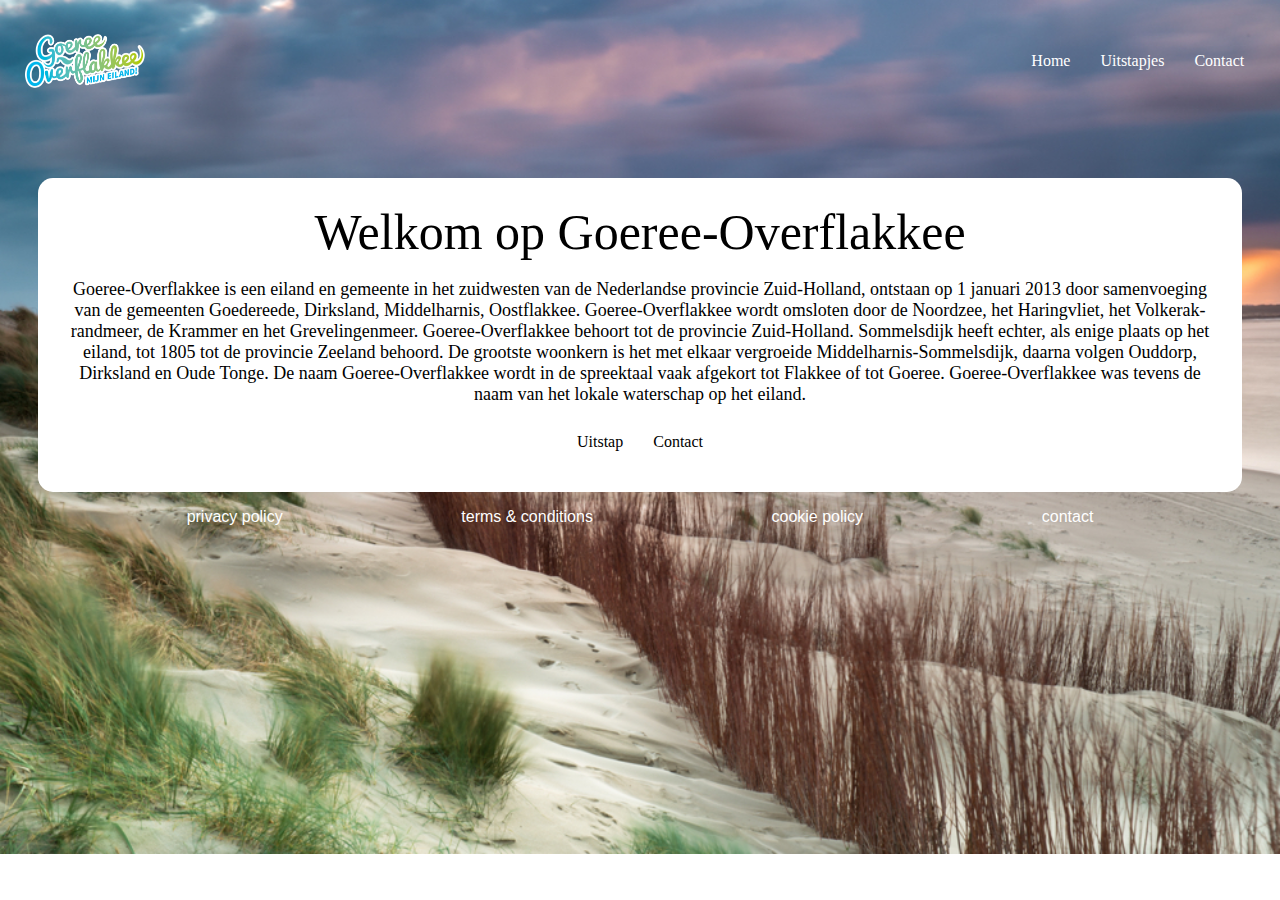
<file: index.html>
<!DOCTYPE html>
<html lang="en">

<head>
  <meta charset="UTF-8">
  <meta name="viewport"
      content="width=device-width, user-scalable=no, initial-scale=1.0, maximum-scale=1.0, minimum-scale=1.0">
  <meta http-equiv="X-UA-Compatible" content="ie=edge">
  <link rel="stylesheet" href="./css/style.css">
</head>


<body>
    
    <nav class="navbar">
      <a href="index.html" class="logo">
        <img src="./foto/logo.webp" alt="deze logo">
      </a>
     <ul class="nav-links">
        <div class="nav-item"><a href="index.html">Home</a></div>
        <div class="nav-item"><a href="producten.html">Uitstapjes</a></div>
        <div class="nav-item"><a href="contact.html">Contact</a></div>
      </ul>
    </nav>


    <main>

          <header>
            <div class="header-content">
                <div class="header-content-inner">
                    <h1>Welkom op Goeree-Overflakkee</h1>
                    <p>Goeree-Overflakkee is een eiland en gemeente in het zuidwesten van de Nederlandse provincie Zuid-Holland, ontstaan op 1 januari 2013 door samenvoeging van de gemeenten Goedereede, Dirksland, Middelharnis, Oostflakkee.
                      Goeree-Overflakkee wordt omsloten door de Noordzee, het Haringvliet, het Volkerak-randmeer, de Krammer en het Grevelingenmeer.
                       Goeree-Overflakkee behoort tot de provincie Zuid-Holland. Sommelsdijk heeft echter, als enige plaats op het eiland, tot 1805 tot de provincie Zeeland behoord. De grootste woonkern is het met elkaar vergroeide Middelharnis-Sommelsdijk, daarna volgen Ouddorp, Dirksland en Oude Tonge.
                        De naam Goeree-Overflakkee wordt in de spreektaal vaak afgekort tot Flakkee of tot Goeree.
                       Goeree-Overflakkee was tevens de naam van het lokale waterschap op het eiland.</p>
                  <div class="container">
                        <div class="button-container">
                       <li class="header-btn"><a href="producten.html">Uitstap</a></li>
                   <li class="header-btn"> <a href="contact.html">Contact</a> </li>
                </div>
            </div>
            </div>
            </div>
        </header>
          </main>

          <footer><section class="section1"><p>privacy policy</p> <p>terms & conditions</p> <p>cookie policy</p> <p>contact</p></section></footer>
</body>
</html>
</file>
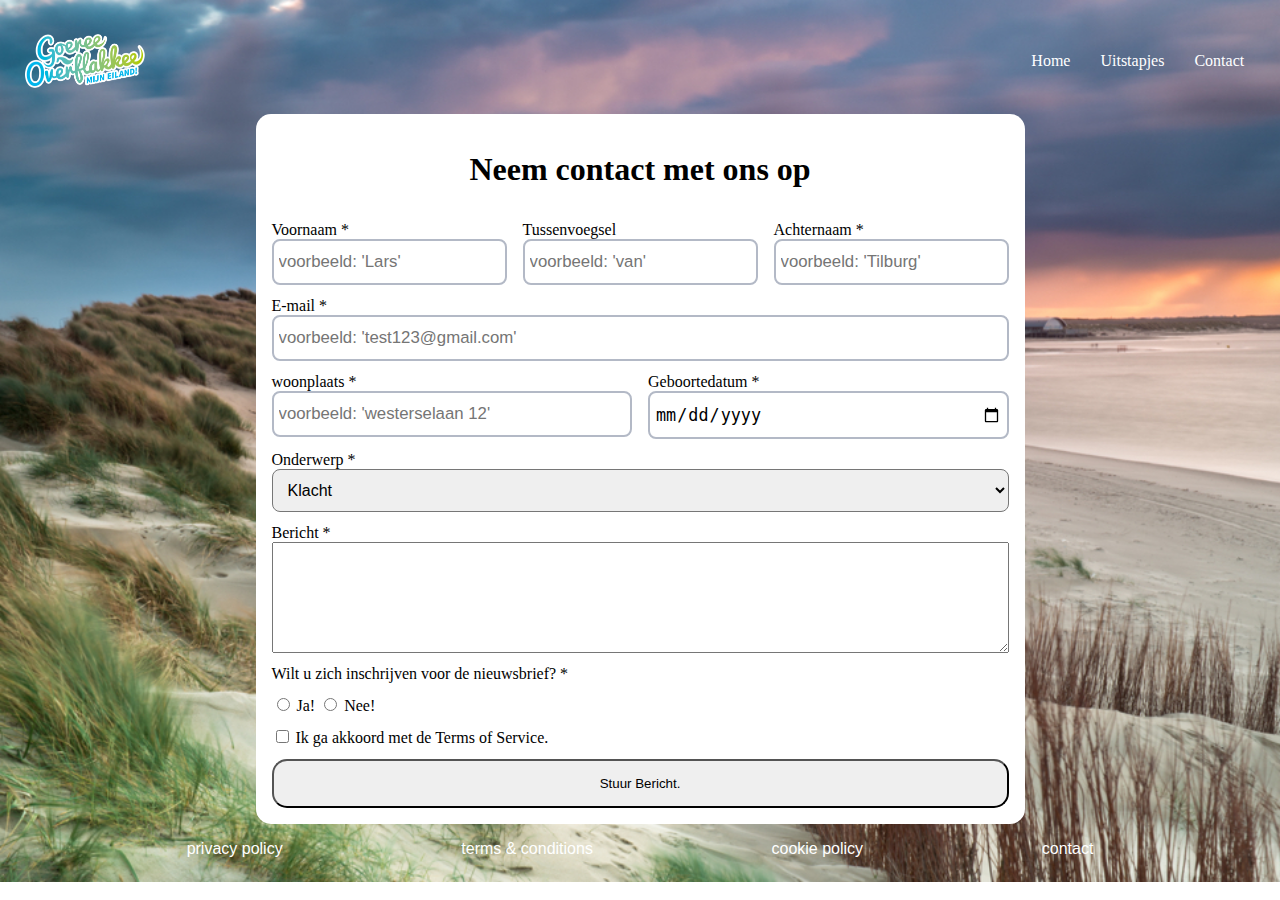
<file: contact.html>
<!DOCTYPE html>
<html lang="en">

<head>
  <meta charset="UTF-8">
  <meta name="viewport"
      content="width=device-width, user-scalable=no, initial-scale=1.0, maximum-scale=1.0, minimum-scale=1.0">
  <meta http-equiv="X-UA-Compatible" content="ie=edge">
  <link rel="stylesheet" href="./css/style.css">
</head>


<body>

    <nav class="navbar">
        <a href="index.html" class="logo">
          <img src="./foto/logo.webp" alt="deze logo">
        </a>
    <ul class="nav-links">
        <div class="nav-item"><a href="index.html">Home</a></div>
        <div class="nav-item"><a href="producten.html">Uitstapjes</a></div>
        <div class="nav-item"><a href="contact.html">Contact</a></div>
      </ul>
      </nav>

      <form class="myForm">

        <div class="column">
        <section class="myform">
          <h1>Neem contact met ons op</h1>
            <div class="formfield">
              <div class="formfieldrow">
                <label for="voornaam">Voornaam *</label>
                <input type="text" name="voornaam" id="voornaam" placeholder="voorbeeld: 'Lars'" required="">
              </div>
              <div class="formfieldrow">
                <label for="Tussenvoegsel">Tussenvoegsel</label>
                <input type="text" name="tussenvoegsel" id="tussenvoegsel" placeholder="voorbeeld: 'van'">
              </div>
              <div class="formfieldrow">
                <label for="Achternaam">Achternaam *</label>
                <input type="text" name="achternaam" id="achternaam" placeholder="voorbeeld: 'Tilburg'" required="">
              </div>
            </div>
            <div class="formfieldrow">
              <label for="email">E-mail *</label>
              <input type="email" name="email" id="email" placeholder="voorbeeld: 'test123@gmail.com'" required="">
            </div>
            <div class="formfield">
            <div class="formfieldrow">
              <label for="woonplaats">woonplaats *</label>
              <input type="text" name="woonplaats" id="woonplaats" placeholder="voorbeeld: 'westerselaan 12'" required="">
            </div>
              <div class="formfieldrow">
                <label for="birthdate">Geboortedatum *</label>
                <input type="date" name="Geboortedatum" id="Geboortedatum" required="">
              </div>
            </div>
            
            <div class="formfieldrow">
              <label for="onderwerp">Onderwerp *</label>
                <select id="Onderwerp" name="Onderwerp" required="">
                  <option value="" disabled="">Kies uw onderwerp</option>
                  <option value="1">Klacht</option>
                  <option value="2">Opmerking</option>
                  <option value="0">Review</option>
                </select>
            </div>
            <div class="formfieldrow">
                <label for="Bericht">Bericht *</label>
                <textarea name="message" rows="7" required=""></textarea>
            </div>
            <label for="nieuwsbrief">Wilt u zich inschrijven voor de nieuwsbrief? *</label>
            <div class="nieuwsbrief">
                <input type="radio" id="ja" name="nieuwsbrief" value="1" required="">
                <label for="yes">Ja!</label>
                <input type="radio" id="nee" name="nieuwsbrief" value="2" required="">
                <label for="no">Nee!</label>
            </div>
            <div>
                <input type="checkbox" id="akkoord" name="akkoord" value="akkoord" required="">
                <label for="akkoord">Ik ga akkoord met de Terms of Service.</label>
            </div>
            <button type="submit">Stuur Bericht.</button>
        

        </section>
      </div>

   </form>


      


                <footer><section class="section1"><p>privacy policy</p> <p>terms & conditions</p> <p>cookie policy</p> <p>contact</p></section></footer>
</body>


</html>
</file>
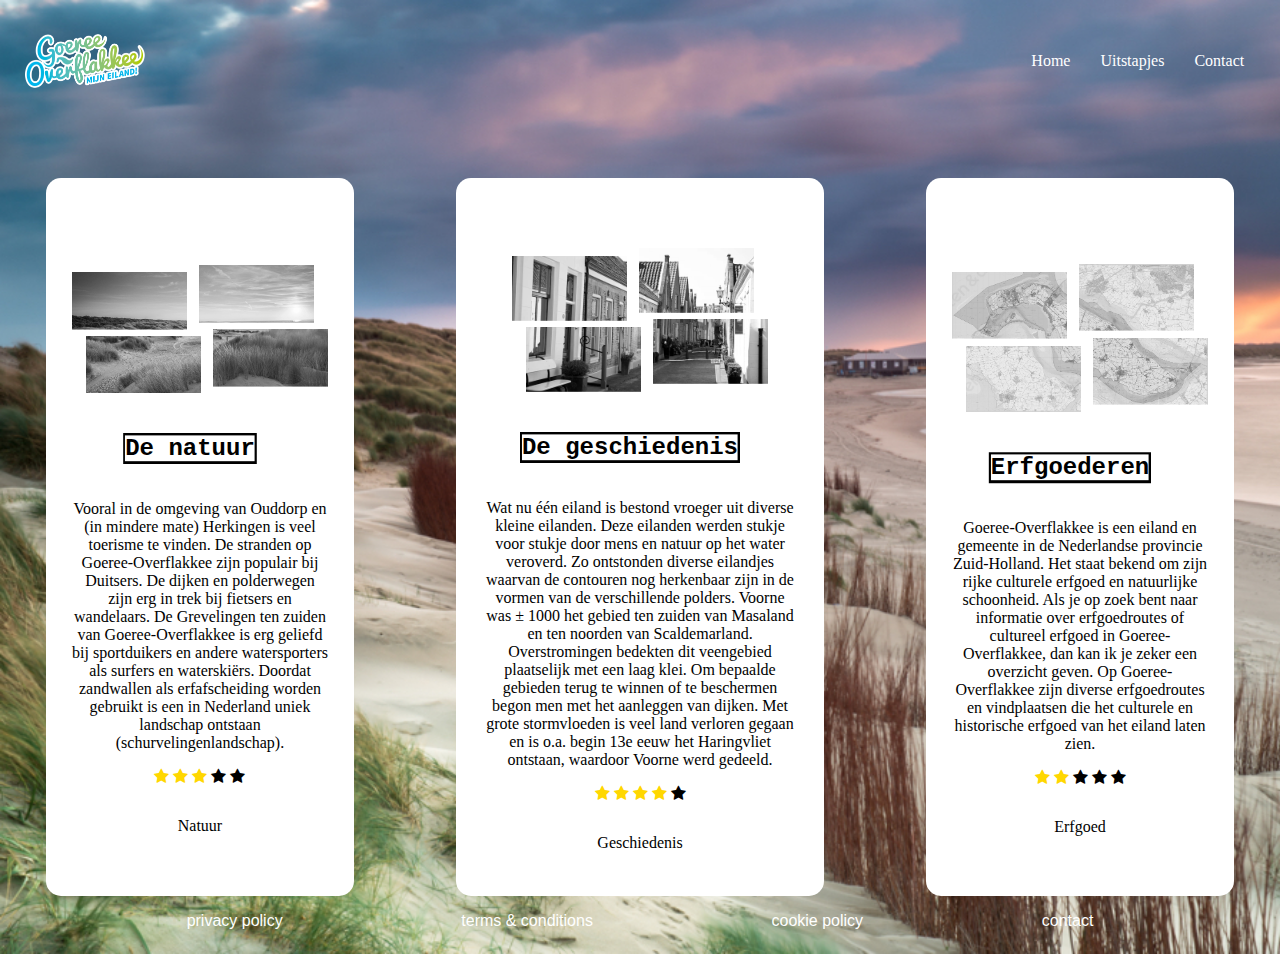
<file: producten.html>
<!DOCTYPE html>
<html lang="en">

<head>
  <meta charset="UTF-8">
  <meta name="viewport"
      content="width=device-width, user-scalable=no, initial-scale=1.0, maximum-scale=1.0, minimum-scale=1.0">
  <meta http-equiv="X-UA-Compatible" content="ie=edge">
  <link rel="stylesheet" href="./css/styleproduct.css">
  <link rel="stylesheet" href="https://cdnjs.cloudflare.com/ajax/libs/font-awesome/4.7.0/css/font-awesome.min.css">
</head>


<body>

    <nav class="navbar">
        <a href="index.html" class="logo">
          <img src="./foto/logo.webp" alt="deze logo">
        </a>
       <ul class="nav-links">
        <div class="nav-item"><a href="index.html">Home</a></div>
        <div class="nav-item"><a href="producten.html">Uitstapjes</a></div>
        <div class="nav-item"><a href="contact.html">Contact</a></div>
      </ul>
      </nav>


<main>

  <section class="producten">
      <div class="producten-content">
        <div class="producten-foto">
          <img src="./foto/GO-pro2.webp" alt="natuur">
        </div>
          <h2 class="hover-1">De natuur</h2>
         <p>Vooral in de omgeving van Ouddorp en (in mindere mate) Herkingen is veel toerisme te vinden. De stranden op Goeree-Overflakkee zijn populair bij Duitsers. De dijken en polderwegen zijn erg in trek bij fietsers en wandelaars. De Grevelingen ten zuiden van Goeree-Overflakkee is erg geliefd bij sportduikers en andere watersporters als surfers en waterskiërs.
              Doordat zandwallen als erfafscheiding worden gebruikt is een in Nederland uniek landschap ontstaan (schurvelingenlandschap).
            </p>

            <div class="ster">
            <span class="fa fa-star checked"></span>
            <span class="fa fa-star checked"></span>
            <span class="fa fa-star checked"></span>
            <span class="fa fa-star"></span>
            <span class="fa fa-star"></span>
            </div>

             <ul class="producten-links">
             <li class="producten-btn"><a href="#">Natuur</a></li>
        </ul>
      </div>
  </section>

  <section class="producten">
    <div class="producten-content">
      <div class="producten-foto">
        <img src="./foto/GO-pro3.webp" alt="geschiedenis">
      </div>
        <h2 class="hover-1">De geschiedenis</h2>
     <p>Wat nu één eiland is bestond vroeger uit diverse kleine eilanden. Deze eilanden werden stukje voor stukje door mens en natuur op het water veroverd.
           Zo ontstonden diverse eilandjes waarvan de contouren nog herkenbaar zijn in de vormen van de verschillende polders.
          Voorne was ± 1000 het gebied ten zuiden van Masaland en ten noorden van Scaldemarland. Overstromingen bedekten dit veengebied plaatselijk met een laag klei.
           Om bepaalde gebieden terug te winnen of te beschermen begon men met het aanleggen van dijken. Met grote stormvloeden is veel land verloren gegaan en is o.a. begin 13e eeuw het Haringvliet ontstaan, waardoor Voorne werd gedeeld.</p>

           <div class="ster">
           <span class="fa fa-star checked"></span>
              <span class="fa fa-star checked"></span>
              <span class="fa fa-star checked"></span>
              <span class="fa fa-star checked"></span>
              <span class="fa fa-star"></span>
           </div>
              
           <ul class="producten-links">
            <li class="producten-btn"><a href="#">Geschiedenis</a></li>
      </ul>
    </div>
</section>


<section class="producten">
  <div class="producten-content">
    <div class="producten-foto">
      <img src="./foto/GO-pro1.webp" alt="Erfgoed">
    </div>
    <h2 class="hover-1">Erfgoederen</h2>
     <p>Goeree-Overflakkee is een eiland en gemeente in de Nederlandse provincie Zuid-Holland.
         Het staat bekend om zijn rijke culturele erfgoed en natuurlijke schoonheid.
          Als je op zoek bent naar informatie over erfgoedroutes of cultureel erfgoed in Goeree-Overflakkee, dan kan ik je zeker een overzicht geven.
          Op Goeree-Overflakkee zijn diverse erfgoedroutes en vindplaatsen die het culturele en historische erfgoed van het eiland laten zien.</p>
      
      <div class="ster">
      <span class="fa fa-star checked"></span>
        <span class="fa fa-star checked"></span>
        <span class="fa fa-star"></span>
        <span class="fa fa-star"></span>
        <span class="fa fa-star"></span>
      </div>

      <ul class="producten-links">
        <li class="producten-btn"><a href="#">Erfgoed</a></li>
    </ul>
  </div>
</section>

</main>

<footer><section class="section1"><p>privacy policy</p> <p>terms & conditions</p> <p>cookie policy</p> <p>contact</p></section></footer>
</file>
<file: css/style.css>
nav {
    display: flex;
    justify-content: space-between;
    align-items: center;
    padding: 1vw;
  }
  
  .logo {
    display: flex;
  }
  
  .nav-links {
    list-style: none;
    display: flex;
  }
  
  .nav-item a {
    display: flex;
    padding: 15px 15px;
    text-decoration: none;
    color: white;
  }
  
  .nav-item:hover {
    color: black;
    background-color: white;
    border-radius: 15px;
  }
  
  .nav-item:hover a {
    color: black;
  }
  
  .logo img {
    width: 10vw;
    vertical-align: middle;
  }

body{
    background-image:url(../foto/background.webp);
    background-repeat: no-repeat;
    background-size: cover;
}

  header {
    margin-top: 5vw;
    display: flex;
    align-items: center;
    justify-content: center;
    gap: 5vw;
}

header .header-content {
  width: 90vw;
  display: flex;
  align-items: center;
  min-height: auto;
  text-align: center;
  background-color: white;
  padding: 2vw;
  border-radius: 15px;
  justify-content: center;
  gap: 5vw;
}

header .header-content .header-content-inner h1 {
  margin-top: 0;
  margin-bottom: 1vw;
  font-size: 3.125rem;
  font-weight: 300;
}

header .header-content .header-content-inner p {
  margin-bottom: 1vw;
  font-size: 1.125rem;
  font-weight: 400;
  color: black;
}

ul{
  padding: 0;
}

.header-links {
  list-style: none;
  display: flex;
  justify-content: center;
  align-content: center;
}

.header-btn {
  display: flex;
  justify-content: center;
 align-content: center;
}

.header-btn a {
  display: flex;
  justify-content: center;
  padding: 15px 15px;
  text-decoration: none;
  color: black;
}

.header-btn:hover {
  color: white;
  background-color: black;
  border-radius: 15px;
}

.header-btn:hover a {
  color: white;
}

.column {
  display: flex;
  flex-direction: column;
  justify-content: center;
  align-items: center;
}


.myform {
  display: flex;
  max-width: 60vw;
  flex-direction: column;
  gap: .75rem;
  justify-content: space-evenly;
  background-color: white;
  padding: 1em;
  border-radius: 15px;
}

.column .myform h1{
  display: flex;
  justify-content: center;
}

.formfield {
  display: flex;
  gap: 1rem;
  flex: 1;
}

.formfieldrow {
  display: flex;

  flex-direction: column;
  flex: 1;
}

input {
  color: #000000;
  font-size: 1.05rem;
  padding: 11px 5px;
  transition: .3s;
  border-radius: 0.5rem;
  border: 2px #b3b9c6 solid;
}

input:hover {
  transform: scale(1.05);
}

select {
  font-size: 1em;
  transition: .3s;
  padding: 11px;
  border-radius: 0.5rem;
}

select:hover {
  transform: scale(1.05);
}

input, select, option, textarea {
  text-shadow: none;
}

.container {
  text-align: center;
}

.button-container {
  display: flex;
  justify-content: center;
  flex-direction: row;
  align-items: center;
}

button{
  padding: 15px 55px;
  border-radius: 15px;
}

button:hover {
  color: white;
  background-color: black;
  border-radius: 15px;
}

button:hover a {
  color: white;
}

footer{
  color: white;
  opacity: 0,5;
  text-align: center;
}

.section1{
  font-family:Arial, Helvetica, sans-serif;
  display: flex;
  justify-content: space-evenly;
  flex-direction: row;
}

@media (max-width: 1126px) {
  .column {
    display: flex;
    flex-direction: column;
    justify-content: center;
    align-items: center;
  }

  .myform {
    display: flex;
    max-width: 60vw;
    display: flex;
    flex-direction: column;
    gap: .75rem;
    justify-content: space-evenly;
    background-color: white;
    padding: 1em;
    border-radius: 15px;
  }
  
  
  .formfield {
    display: flex;
  flex-direction: column;
    gap: 1rem;
    flex: 1;
  }
}



@media (max-width: 600px) {
  nav {
    display: flex;
    flex-direction: column;
    align-items: center;
  }

  .logo img {
    width: 40vw;
    vertical-align: middle;
  }
  
  .nav-links {
    list-style: none;
    display: flex;
    flex-direction: column;
  }
  
  .column {
    display: flex;
    flex-direction: column;
    justify-content: center;
    align-items: center;
  }

  .myform {
    display: flex;
    max-width: 60vw;
    display: flex;
    flex-direction: column;
    gap: .75rem;
    justify-content: space-evenly;
    background-color: white;
    padding: 1em;
    border-radius: 15px;
  }
  
  
  .formfield {
    display: flex;
  flex-direction: column;
    gap: 1rem;
    flex: 1;
  }
  
  .formfieldrow {
    display: flex;
  
    flex-direction: column;
    flex: 1;
  }
  
  .column {
    display: flex;
    flex-direction: column;
  }

}
</file>
<file: css/styleproduct.css>
nav {
      display: flex;
      justify-content: space-between;
      align-items: center;
      padding: 1vw;
    }

    
    .nav-links {
      list-style: none;
      display: flex;
    }
    
    .nav-item a {
      display: flex;
      padding: 15px 15px;
      text-decoration: none;
      color: white;
    }
    
    .nav-item:hover {
      color: black;
      background-color: white;
      border-radius: 15px;
    }
    
    .nav-item:hover a {
      color: black;
    }
    
    .logo img {
      width: 10vw;
      vertical-align: middle;
    }
  
  body{
      background-image:url(../foto/background.webp);
      background-repeat: no-repeat;
      background-size: cover;
  }


main {
  display: flex;
  flex-direction: row;
  justify-content: center;
    margin-top: 5vw;

    align-items: stretch;
    min-height: auto;
    text-align: center;
    border-radius: 15px;
    gap: 2vw;
}

.producten{

  justify-content: center;
  display: flex;
    flex-direction: column;
    align-items: center;
}

.producten .producten-content {
  justify-content: center;
  display: flex;
    flex-direction: column;
    align-items: center;
  position: relative;
  text-align: center;
  background-color: white;
  border-radius: 15px;
  margin-left: 3vw;
  margin-right: 3vw;
  padding-top: 5vh;
  padding-left: 2vw;
  padding-right: 2vw;
  padding-bottom: 1vw; ;
  flex: 1 1 0;
}

h2{
  font-family:monospace, Lucida Console;
}

@media (hover: hover) {
  /* css die alleen werkt als er een muispointer is */
  .hover-1 {
    --c: black; /* de kleur */
    --b: .1em;    /* lengte*/
    --d: 20px;    /* diepte */
    
    --_s: calc(var(--d) + var(--b));
    
    color: var(--c);
    border: solid #0000;
    border-width: var(--b) var(--b) var(--_s) var(--_s);
    background:
      conic-gradient(at left var(--d)  bottom var(--d),
        #0000 90deg, rgb(255 255 255 /0.3) 0 225deg,rgb(255 255 255 /0.6) 0) border-box,
      conic-gradient(at left var(--_s) bottom var(--_s),
        #0000 90deg,var(--c) 0) 0 100%/calc(100% - var(--b)) calc(100% - var(--b))  border-box;
    transform: translate(calc(var(--d)/-1),var(--d));
    /* locatie van de hover*/
    clip-path: 
      polygon(
       var(--d) 0%, 
       var(--d) 0%, 
       100% 0%, 
       100% calc(100% - var(--d)),
       100% calc(100% - var(--d)),
       var(--d) calc(100% - var(--d))
      );
    transition: 0.5s;
  }
  
  .hover-1:hover {
    transform: translate(0,0);
    clip-path: 
      polygon(
       0% var(--d), 
       var(--d) 0%, 
       100% 0%, 
       100% calc(100% - var(--d)), 
       calc(100% - var(--d)) 100%, 
       0% 100%
     );
  }
  /*de locatie van de foto delen als je er over hovert word het 1 foto*/

  .producten img {
    margin-top: 2vw;
    width: 20vw;
    vertical-align: middle;
    border-radius: 5px;
    --_g: 10% /45% 45% no-repeat linear-gradient(#000 0 0);
    --m:
      left   var(--_i,0%) top    var(--_g),
      bottom var(--_i,0%) left   var(--_g),
      top    var(--_i,0%) right  var(--_g),
      right  var(--_i,0%) bottom var(--_g);
    -webkit-mask: var(--m);
            mask: var(--m);
    filter: grayscale();
    transition: .3s linear;
    cursor: pointer;
  }
  
  .producten img:hover {
    --_i: 10%;
    filter: grayscale(0);
  }
}



.producten .producten-content .main-content-inner h1 {
  margin-bottom: 1vw;
  font-size: 3.125rem;
  font-weight: 300;
}

.producten .producten-content .main-content-inner p {
  margin-bottom: 1vw;
  font-size: 1.125rem;
  font-weight: 300;
  color: black;
}

ul{
  padding: 0;
}

.producten-links {
  list-style: none;
  display: flex;
  justify-content: space-evenly;
  flex-direction: column;
}

.producten-btn{
  display: flex;
  justify-content: space-evenly;
  flex-direction: column;
}

.producten-btn a {
  display: flex;
  padding: 15px 15px;
  text-decoration: none;
  color: black;
}

.producten-btn:hover {
  color: white;
  background-color: black;
  border-radius: 15px;
}

.producten-btn:hover a {
  color: white;
}

.producten img {
  margin-top: 2vw;
  width: 20vw;
  vertical-align: middle;
}

.checked{
  color: gold;
}

footer{
  color: white;
  opacity: 0,5;
  text-align: center;
}

.section1{
  font-family:Arial, Helvetica, sans-serif;
  display: flex;
  justify-content: space-evenly;
  flex-direction: row;
}

@media (max-width: 600px) {
  nav {
    display: flex;
    flex-direction: column;
    align-items: center;
    justify-content: center;
  }
  
  .nav-links {
    list-style: none;
    display: flex;
    flex-direction: column;
    
  }

    
  .logo img {
    width: 40vw;
    vertical-align: middle;
  }

 main {
    margin-top: 5vw;
    display: flex;
    flex-direction: column;
    align-items: center;
    min-height: auto;
    text-align: center;
    border-radius: 15px;
    justify-content: space-between;
    gap: 2vw;
}



  .producten{
    flex-direction: column;
    display: flex;
  }

  .producten .producten-content {
    position: relative;
    display: flex;
    flex-direction: column;
    text-align: center;
    background-color: white;
    border-radius: 15px;
  }

  .producten img{
    margin-top: 2vw;
    width: 40vw;
    vertical-align: middle;
    border-radius: 5px;
  }

  .ster{
    display: flex;
    flex-direction: row;
    justify-content: center;
  }

  footer{
    color: white;
    opacity: 0,5;
    text-align: center;
  }
  
  .section1{
    font-family:Arial, Helvetica, sans-serif;
    display: flex;
    justify-content: space-evenly;
    flex-direction: column;
  }
}
</file>
